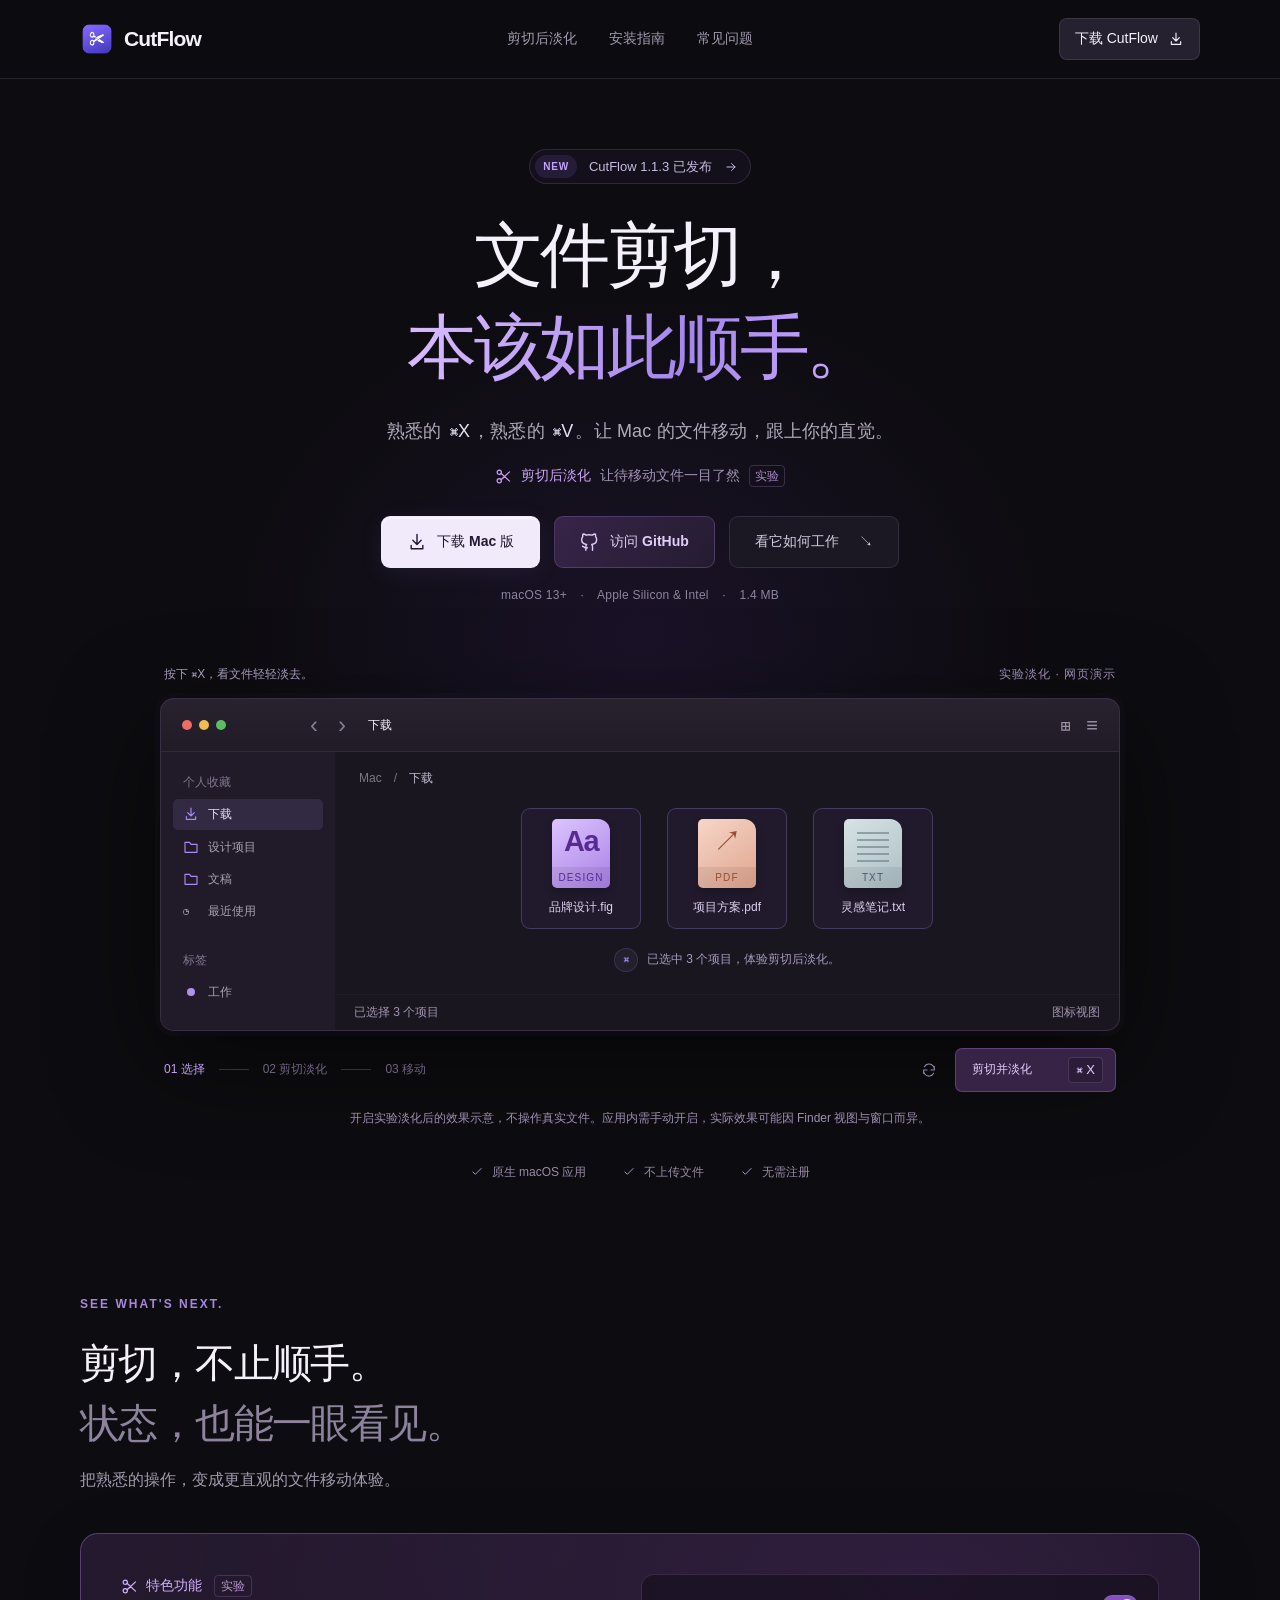
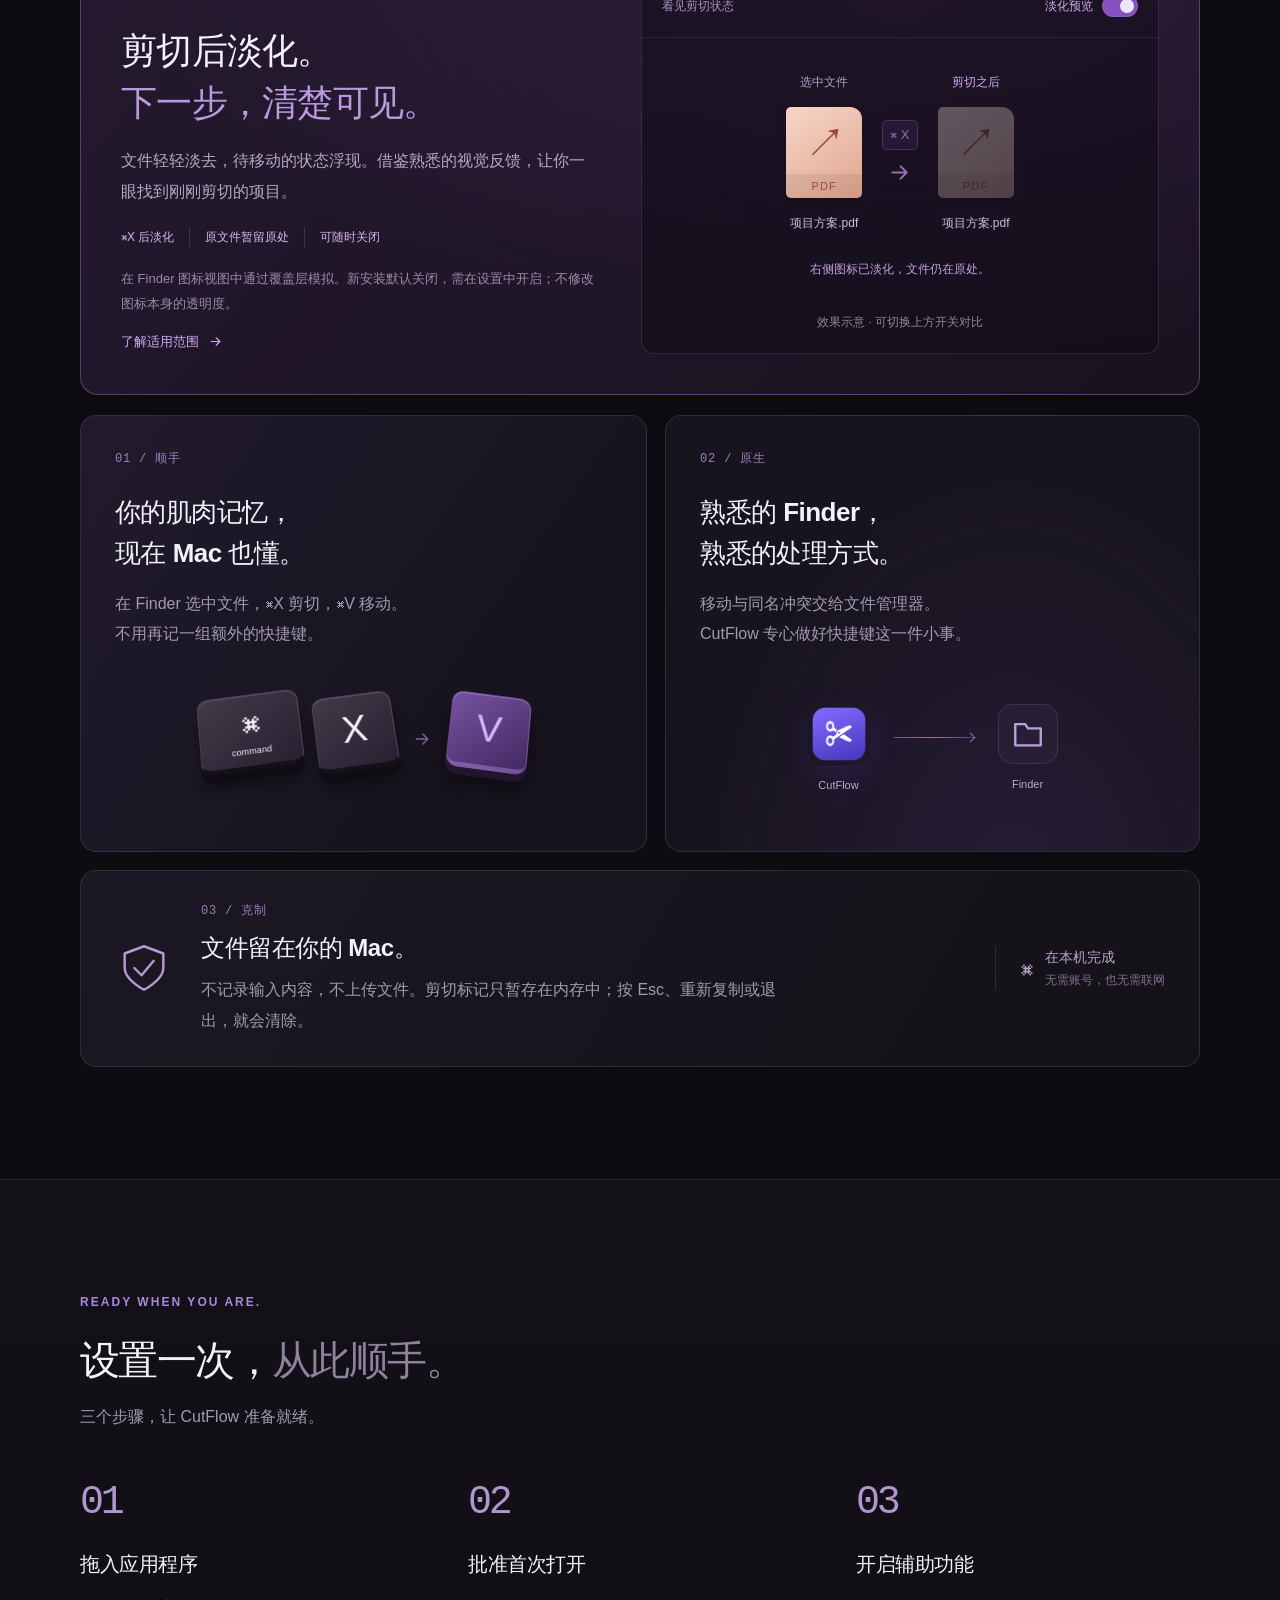
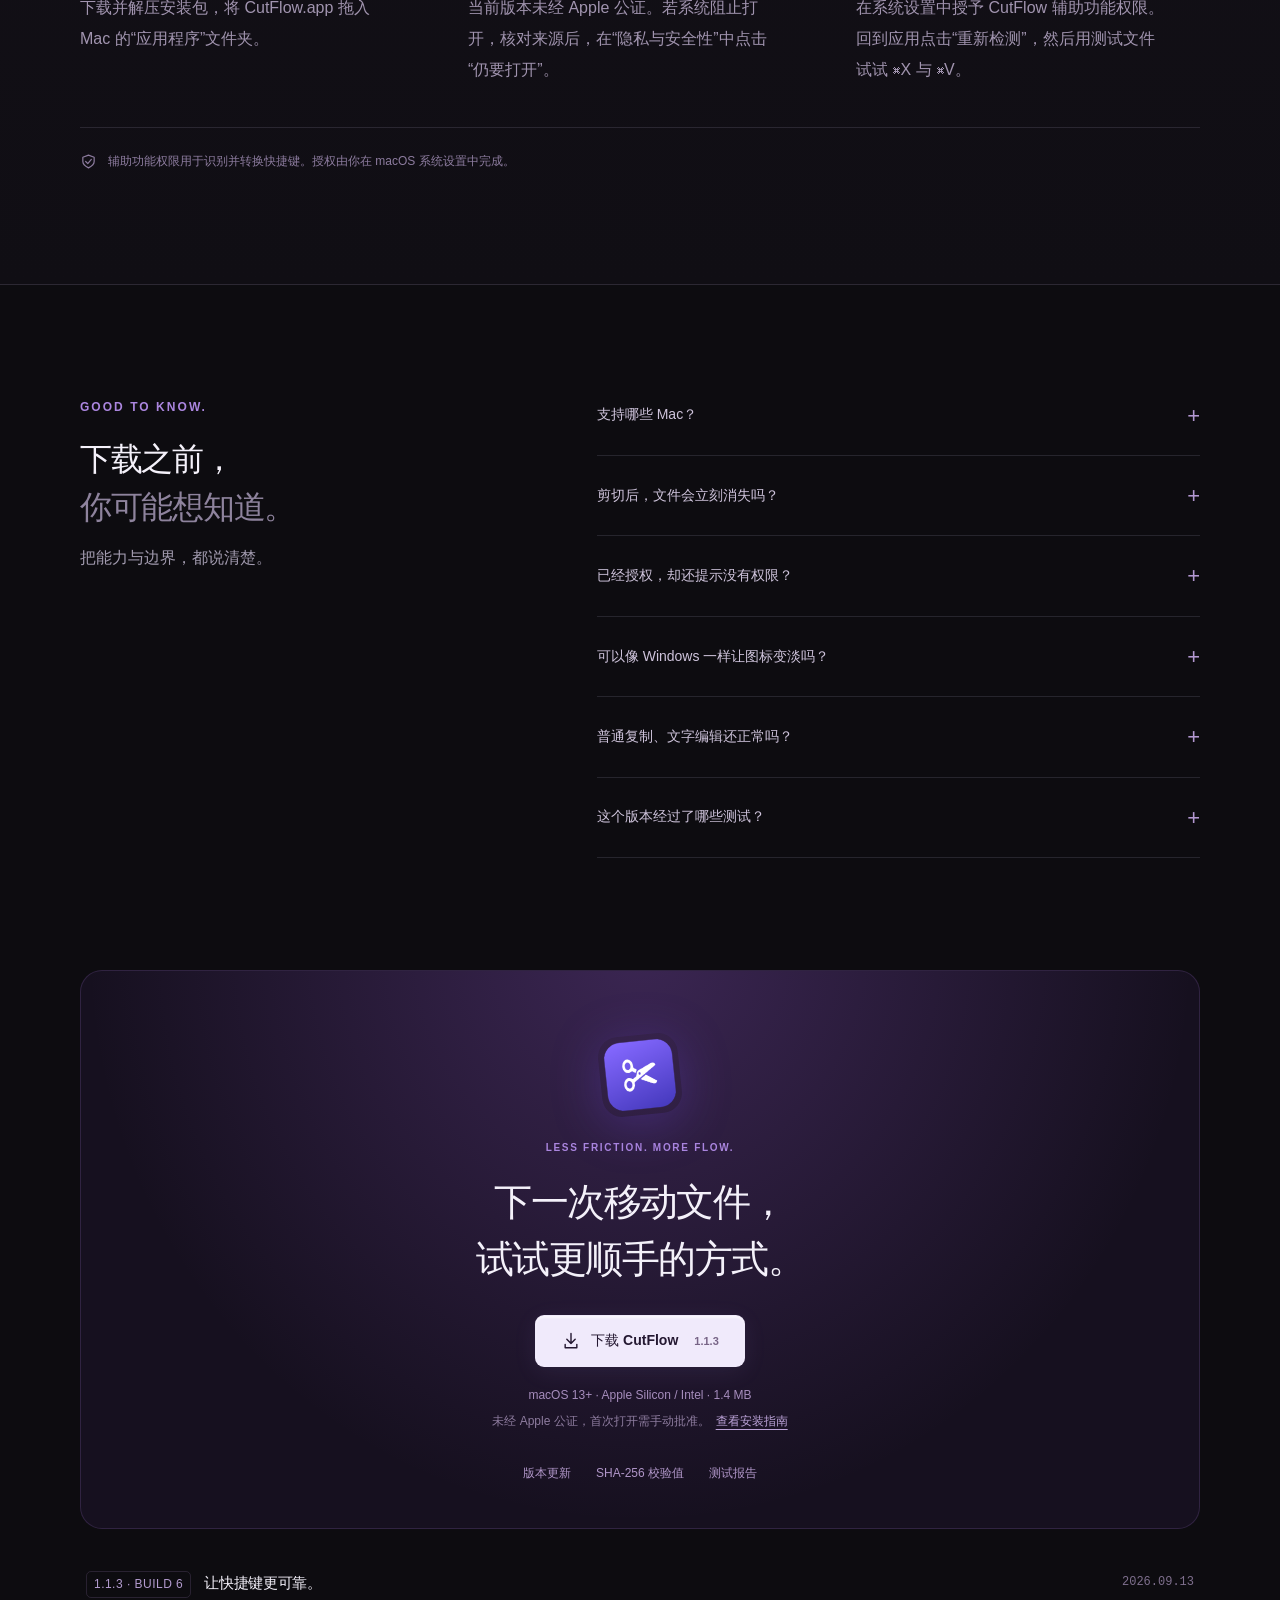
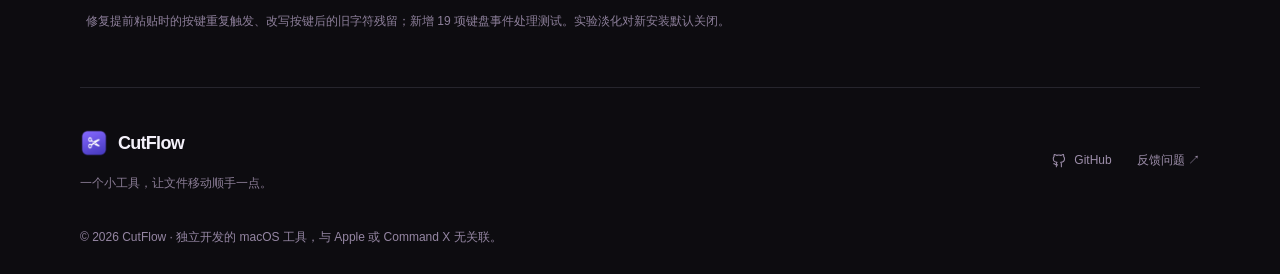
<file: index.html>
<!doctype html>
<html lang="zh-CN">
<head>
  <meta charset="utf-8">
  <meta name="viewport" content="width=device-width,initial-scale=1">
  <meta name="theme-color" content="#0d0c10">
  <meta name="description" content="CutFlow，为 Mac 带来顺手的文件剪切，以及可选的实验剪切淡化效果。Command-X 剪切、Command-V 移动，在 Finder 图标视图中直观看见待移动的文件。">
  <meta property="og:title" content="CutFlow · 文件剪切，本该如此顺手。">
  <meta property="og:description" content="熟悉的 ⌘X，熟悉的 ⌘V。特色实验功能「剪切后淡化」，让待移动的文件一目了然。">
  <meta property="og:type" content="website">
  <title>CutFlow — 文件剪切，本该如此顺手。</title>
  <link rel="icon" type="image/png" href="app-icon.png">
  <link rel="stylesheet" href="styles.css">
  <script src="script.js" defer></script>
</head>
<body>
  <a class="skip-link" href="#main">跳到主要内容</a>
  <svg class="icon-defs" xmlns="http://www.w3.org/2000/svg" aria-hidden="true"><defs>
    <symbol id="i-arrow" viewBox="0 0 24 24"><path d="M5 12h14M13 6l6 6-6 6"/></symbol>
    <symbol id="i-download" viewBox="0 0 24 24"><path d="M12 3v12m-5-5 5 5 5-5M5 16v4h14v-4"/></symbol>
    <symbol id="i-folder" viewBox="0 0 24 24"><path d="M3 7V5h7l2 3h9v12H3V7Z"/></symbol>
    <symbol id="i-check" viewBox="0 0 24 24"><path d="m5 12 4 4L19 6"/></symbol>
    <symbol id="i-shield" viewBox="0 0 24 24"><path d="m12 3 8 3v6c0 5-8 9-8 9S4 17 4 12V6l8-3Z"/><path d="m8 12 3 3 5-6"/></symbol>
    <symbol id="i-scissors" viewBox="0 0 24 24"><circle cx="6" cy="6" r="3"/><circle cx="6" cy="18" r="3"/><path d="m8.5 7.5 12 11M8.5 16.5l12-11M14 12l-2 2"/></symbol>
    <symbol id="i-github" viewBox="0 0 24 24"><path d="M9 19c-4 1-4-2-6-2m12 5v-4c0-1 .1-2-1-3 3-.4 6-1.5 6-6 0-1.3-.5-2.5-1.3-3.3.1-.8.1-2-.3-3.2 0 0-1.2-.4-3.8 1.3a13 13 0 0 0-7.2 0C4.8 2.1 3.6 2.5 3.6 2.5c-.4 1.2-.4 2.4-.3 3.2A4.9 4.9 0 0 0 2 9c0 4.5 3 5.6 6 6-1 .8-1 2-1 3v4"/></symbol>
    <symbol id="i-refresh" viewBox="0 0 24 24"><path d="M20 7v5h-5M4 17v-5h5M5.1 7a8 8 0 0 1 13.2-1L20 9M4 15l1.7 3A8 8 0 0 0 19 17"/></symbol>
  </defs></svg>
  <header class="site-header">
    <nav class="nav shell" aria-label="主导航">
      <a class="brand" href="#" aria-label="CutFlow 首页"><img src="app-icon.png" alt="" width="34" height="34"><span>CutFlow</span></a>
      <div class="nav-links"><a href="#dimming">剪切后淡化</a><a href="#install">安装指南</a><a href="#faq">常见问题</a></div>
      <a class="nav-download" href="#download">下载 CutFlow <svg class="icon"><use href="#i-download"/></svg></a>
    </nav>
  </header>
  <main id="main">
    <section class="hero shell" aria-labelledby="hero-title">
      <a href="#release-notes" class="release-pill"><span>NEW</span> CutFlow 1.1.3 已发布 <svg class="icon"><use href="#i-arrow"/></svg></a>
      <h1 id="hero-title">文件剪切，<br><span>本该如此顺手。</span></h1>
      <p class="hero-description">熟悉的 <kbd>⌘X</kbd>，熟悉的 <kbd>⌘V</kbd>。<br class="mobile-break">让 Mac 的文件移动，跟上你的直觉。</p>
      <a class="hero-feature" href="#dimming"><svg class="icon"><use href="#i-scissors"/></svg><strong>剪切后淡化</strong><span>让待移动文件一目了然</span><small>实验</small></a>
      <div class="hero-actions"><a class="button button-primary" href="CutFlow-macOS.zip" download><svg class="icon"><use href="#i-download"/></svg>下载 Mac 版</a><a class="button button-github" href="https://github.com/Terry1238832/CutFlow" target="_blank" rel="noopener noreferrer"><svg class="icon"><use href="#i-github"/></svg>访问 GitHub</a><a class="button button-secondary" href="#demo">看它如何工作 <span aria-hidden="true">↘</span></a></div>
      <p class="compatibility">macOS 13+ <span>·</span> Apple Silicon & Intel <span>·</span> 1.4 MB</p>
      <div class="demo-wrap" id="demo">
        <div class="demo-heading"><span>按下 ⌘X，看文件轻轻淡去。</span><span class="demo-kind">实验淡化 · 网页演示</span></div>
        <div class="finder" data-phase="selected">
          <div class="finder-toolbar"><div class="traffic-lights" aria-hidden="true"><i></i><i></i><i></i></div><div class="toolbar-arrows" aria-hidden="true">‹ &nbsp; ›</div><span class="finder-title">下载</span><div class="toolbar-view" aria-hidden="true">⊞ &nbsp; ≡</div></div>
          <div class="finder-content">
            <aside class="finder-sidebar" aria-label="演示中的文件夹"><p>个人收藏</p><div class="sidebar-item" data-location="source"><svg class="icon"><use href="#i-download"/></svg>下载</div><div class="sidebar-item" data-location="destination"><svg class="icon"><use href="#i-folder"/></svg>设计项目</div><div class="sidebar-extra"><svg class="icon"><use href="#i-folder"/></svg>文稿</div><div class="sidebar-extra"><span aria-hidden="true">◷</span>最近使用</div><p class="sidebar-tag-title">标签</p><div class="sidebar-extra"><span class="tag-dot"></span>工作</div></aside>
            <div class="finder-workspace">
              <div class="folder-breadcrumb"><span>Mac</span><span>/</span><span class="breadcrumb-current">下载</span></div>
              <div class="demo-files">
                <div class="demo-file"><div class="file-icon file-design"><span class="file-letter">Aa</span><small>DESIGN</small></div><span class="file-name">品牌设计.fig</span></div>
                <div class="demo-file"><div class="file-icon file-pdf"><span class="file-letter">↗</span><small>PDF</small></div><span class="file-name">项目方案.pdf</span></div>
                <div class="demo-file"><div class="file-icon file-text"><span class="text-lines" aria-hidden="true"></span><small>TXT</small></div><span class="file-name">灵感笔记.txt</span></div>
              </div>
              <div class="demo-status"><span class="status-symbol" aria-hidden="true">⌘</span><span id="demo-status-text" role="status" aria-live="polite">已选中 3 个项目，体验剪切后淡化。</span></div>
              <div class="finder-bottom"><span id="finder-count">已选择 3 个项目</span><span>图标视图</span></div>
            </div>
          </div>
        </div>
        <div class="demo-controls"><div class="demo-steps" aria-label="演示进度"><span data-step="selected" class="active">01 选择</span><i></i><span data-step="cut">02 剪切淡化</span><i></i><span data-step="moved">03 移动</span></div><div class="demo-buttons"><button class="demo-reset" type="button" aria-label="重置演示" title="重置演示"><svg class="icon"><use href="#i-refresh"/></svg></button><button id="demo-action" type="button"><span class="action-label">剪切并淡化</span><kbd class="action-key">⌘ X</kbd></button></div></div>
        <p class="demo-disclaimer">开启实验淡化后的效果示意，不操作真实文件。应用内需手动开启，实际效果可能因 Finder 视图与窗口而异。</p>
      </div>
      <div class="trust-line"><span><svg class="icon"><use href="#i-check"/></svg>原生 macOS 应用</span><span><svg class="icon"><use href="#i-check"/></svg>不上传文件</span><span><svg class="icon"><use href="#i-check"/></svg>无需注册</span></div>
    </section>
    <section class="features shell section" id="features" aria-labelledby="features-title">
      <div class="section-heading"><p class="eyebrow">SEE WHAT'S NEXT.</p><h2 id="features-title">剪切，不止顺手。<br><span>状态，也能一眼看见。</span></h2><p>把熟悉的操作，变成更直观的文件移动体验。</p></div>
      <article class="dimming-spotlight reveal" id="dimming" aria-labelledby="dimming-title">
        <div class="dimming-copy"><span class="signature-badge"><svg class="icon"><use href="#i-scissors"/></svg>特色功能 <span>实验</span></span><h3 id="dimming-title">剪切后淡化。<br><span>下一步，清楚可见。</span></h3><p>文件轻轻淡去，待移动的状态浮现。借鉴熟悉的视觉反馈，让你一眼找到刚刚剪切的项目。</p><div class="dimming-points"><span>⌘X 后淡化</span><span>原文件暂留原处</span><span>可随时关闭</span></div><p class="dimming-scope">在 Finder 图标视图中通过覆盖层模拟。新安装默认关闭，需在设置中开启；不修改图标本身的透明度。</p><a class="dimming-link" href="#faq-dimming">了解适用范围 <svg class="icon"><use href="#i-arrow"/></svg></a></div>
        <div class="dimming-compare" data-dimmed="true"><div class="compare-toolbar"><span>看见剪切状态</span><label class="dim-toggle"><span>淡化预览</span><input id="dim-preview" type="checkbox" role="switch" checked aria-label="淡化预览"><span class="toggle-track" aria-hidden="true"></span></label></div><div class="compare-files"><div class="compare-item"><span class="compare-label">选中文件</span><div class="file-icon file-pdf"><span class="file-letter">↗</span><small>PDF</small></div><span class="compare-name">项目方案.pdf</span></div><div class="compare-command" aria-hidden="true"><kbd>⌘ X</kbd><svg class="icon"><use href="#i-arrow"/></svg></div><div class="compare-item compare-cut"><span class="compare-label">剪切之后</span><div class="file-icon file-pdf"><span class="file-letter">↗</span><small>PDF</small></div><span class="compare-name">项目方案.pdf</span></div></div><p id="dim-preview-status" class="compare-status" role="status" aria-live="polite">右侧图标已淡化，文件仍在原处。</p><p class="compare-footnote">效果示意 · 可切换上方开关对比</p></div>
      </article>
      <div class="feature-grid">
        <article class="feature-card shortcut-card reveal"><div class="card-copy"><span class="card-index">01 / 顺手</span><h3>你的肌肉记忆，<br>现在 Mac 也懂。</h3><p>在 Finder 选中文件，⌘X 剪切，⌘V 移动。<br>不用再记一组额外的快捷键。</p></div><div class="key-scene" aria-hidden="true"><div class="keycap command-key">⌘<small>command</small></div><div class="keycap letter-key">X</div><svg class="key-arrow icon"><use href="#i-arrow"/></svg><div class="keycap letter-key purple-key">V</div></div></article>
        <article class="feature-card native-card reveal"><div class="card-copy"><span class="card-index">02 / 原生</span><h3>熟悉的 Finder，<br>熟悉的处理方式。</h3><p>移动与同名冲突交给文件管理器。<br>CutFlow 专心做好快捷键这一件小事。</p></div><div class="native-flow" aria-hidden="true"><div class="flow-app"><img src="app-icon.png" alt="" width="62" height="62"><span>CutFlow</span></div><span class="flow-line"></span><div class="flow-end"><svg class="icon"><use href="#i-folder"/></svg><span>Finder</span></div></div></article>
        <article class="feature-card privacy-card reveal"><div class="privacy-icon"><svg class="icon"><use href="#i-shield"/></svg></div><div class="card-copy"><span class="card-index">03 / 克制</span><h3>文件留在你的 Mac。</h3><p>不记录输入内容，不上传文件。剪切标记只暂存在内存中；按 Esc、重新复制或退出，就会清除。</p></div><div class="local-label"><span aria-hidden="true">⌘</span><div>在本机完成<small>无需账号，也无需联网</small></div></div></article>
      </div>
    </section>
    <section class="install-section section" id="install" aria-labelledby="install-title"><div class="shell"><div class="section-heading"><p class="eyebrow">READY WHEN YOU ARE.</p><h2 id="install-title">设置一次，<span>从此顺手。</span></h2><p>三个步骤，让 CutFlow 准备就绪。</p></div><ol class="install-steps"><li class="reveal"><span class="step-number">01</span><h3>拖入应用程序</h3><p>下载并解压安装包，将 CutFlow.app 拖入 Mac 的“应用程序”文件夹。</p></li><li class="reveal"><span class="step-number">02</span><h3>批准首次打开</h3><p>当前版本未经 Apple 公证。若系统阻止打开，核对来源后，在“隐私与安全性”中点击“仍要打开”。</p></li><li class="reveal"><span class="step-number">03</span><h3>开启辅助功能</h3><p>在系统设置中授予 CutFlow 辅助功能权限。回到应用点击“重新检测”，然后用测试文件试试 ⌘X 与 ⌘V。</p></li></ol><div class="permission-note"><svg class="icon"><use href="#i-shield"/></svg><p>辅助功能权限用于识别并转换快捷键。授权由你在 macOS 系统设置中完成。</p></div></div></section>
    <section class="faq-section shell section" id="faq" aria-labelledby="faq-title"><div class="faq-intro"><p class="eyebrow">GOOD TO KNOW.</p><h2 id="faq-title">下载之前，<br><span>你可能想知道。</span></h2><p>把能力与边界，都说清楚。</p></div><div class="faq-list"><details><summary>支持哪些 Mac？<span aria-hidden="true">+</span></summary><p>提供 Apple Silicon 与 Intel 通用安装包，编译目标为 macOS 13 或更新版本。Intel 真机、旧版 macOS 及跨磁盘场景尚未完成全面实测。建议先用临时文件确认你的使用环境。</p></details><details><summary>剪切后，文件会立刻消失吗？<span aria-hidden="true">+</span></summary><p>不会。⌘X 会复制文件信息并记录待移动状态，原文件仍在原处；在同一文件管理器中按 ⌘V 后，才调用原生移动。按 Esc 可以取消剪切，剪贴板仍保留，可用于普通复制。</p></details><details><summary>已经授权，却还提示没有权限？<span aria-hidden="true">+</span></summary><p>旧签名或另一份同名应用可能导致授权不匹配。先核对 CutFlow 中显示的当前应用路径，退出旧版本，再在系统辅助功能列表中移除旧记录、添加正在使用的应用，最后重新检测。系统要求身份验证时，由你本人完成。</p></details><details id="faq-dimming"><summary>可以像 Windows 一样让图标变淡吗？<span aria-hidden="true">+</span></summary><p>提供可关闭的实验淡化功能，通过覆盖层模拟，并不修改 Finder 图标的真实透明度。当前仅针对 Finder 窗口的图标视图；列表、分栏、画廊、桌面及 ForkLift 不显示。完整视觉效果仍未完成验收，因此新安装默认关闭。</p></details><details><summary>普通复制、文字编辑还正常吗？<span aria-hidden="true">+</span></summary><p>没有有效剪切标记时，⌘V 保持普通粘贴。默认开启文字编辑保护，识别到搜索、重命名等输入控件时，保留原有快捷键。不要与 Command X 或同类快捷键工具同时启用。</p></details><details><summary>这个版本经过了哪些测试？<span aria-hidden="true">+</span></summary><p>Debug 与 Release 各通过 58 项自动化测试；Finder 原生多文件移动、普通撤销、冲突停止及“保留两者”经过文件哈希验证。1.1.3 真实键盘全局监听的完整回归、实验淡化视觉效果、ForkLift 和登录启动等仍待验证。“保留两者”后的撤销未确认通过。<a href="testing.html">查看完整测试报告 ↗</a></p></details></div></section>
    <section class="download-section shell" id="download" aria-labelledby="download-title"><div class="download-glow" aria-hidden="true"></div><img class="download-icon" src="app-icon.png" alt="CutFlow 应用图标" width="80" height="80"><p class="eyebrow">LESS FRICTION. MORE FLOW.</p><h2 id="download-title">下一次移动文件，<br>试试更顺手的方式。</h2><a class="button button-primary" href="CutFlow-macOS.zip" download><svg class="icon"><use href="#i-download"/></svg>下载 CutFlow <span>1.1.3</span></a><p class="download-meta">macOS 13+ · Apple Silicon / Intel · 1.4 MB</p><p class="download-caveat">未经 Apple 公证，首次打开需手动批准。<a href="#install">查看安装指南</a></p><div class="release-links"><a href="#release-notes">版本更新</a><a href="SHA256SUMS.txt">SHA-256 校验值</a><a href="testing.html">测试报告</a></div></section>
    <section class="release-section shell" id="release-notes"><div><span class="outline-badge">1.1.3 · BUILD 6</span><h3>让快捷键更可靠。</h3><p>修复提前粘贴时的按键重复触发、改写按键后的旧字符残留；新增 19 项键盘事件处理测试。实验淡化对新安装默认关闭。</p></div><time datetime="2026-09-13">2026.09.13</time></section>
  </main>
  <footer class="footer shell"><div><a class="brand" href="#"><img src="app-icon.png" alt="" width="28" height="28"><span>CutFlow</span></a><p>一个小工具，让文件移动顺手一点。</p></div><div class="footer-links"><a href="https://github.com/Terry1238832/CutFlow" target="_blank" rel="noopener noreferrer"><svg class="icon"><use href="#i-github"/></svg>GitHub</a><a href="https://github.com/Terry1238832/CutFlow-website/issues" target="_blank" rel="noopener noreferrer">反馈问题 ↗</a></div><p class="footer-note">© 2026 CutFlow · 独立开发的 macOS 工具，与 Apple 或 Command X 无关联。</p></footer>
</body>
</html>
</file>
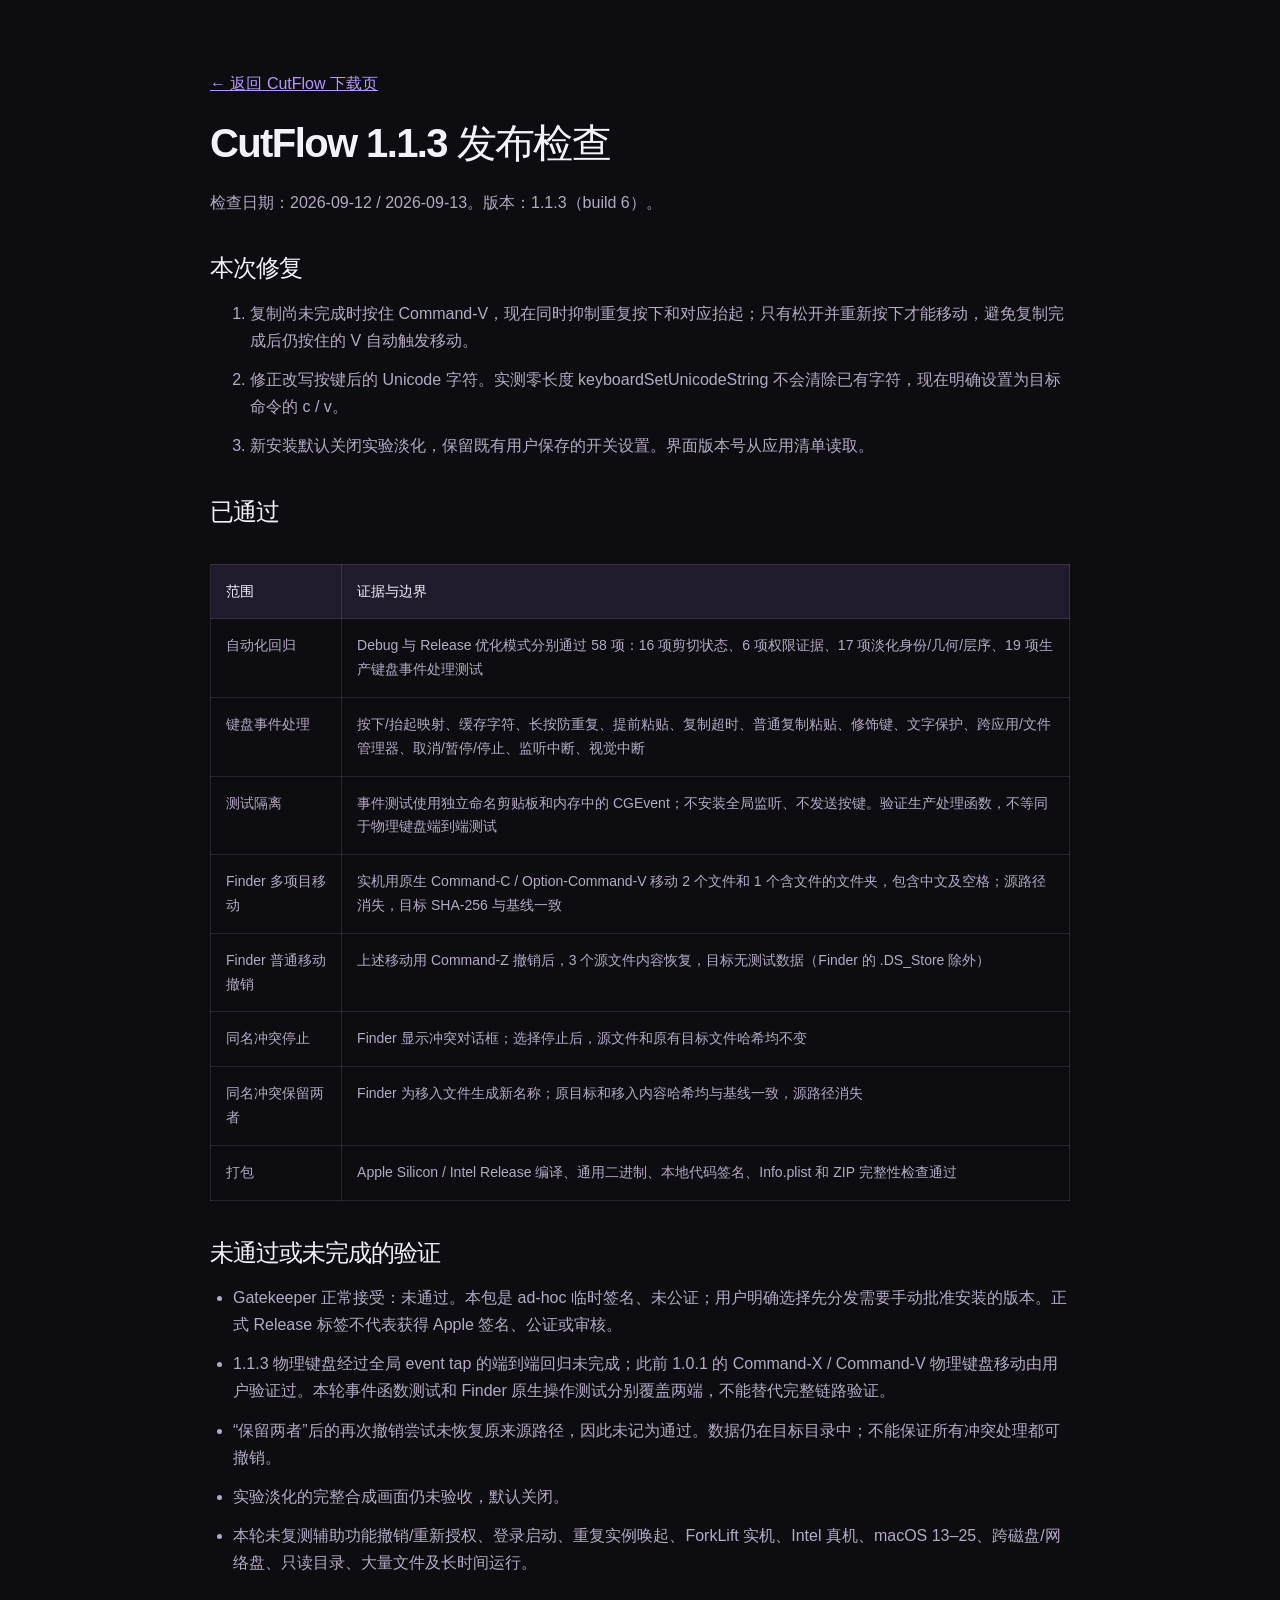
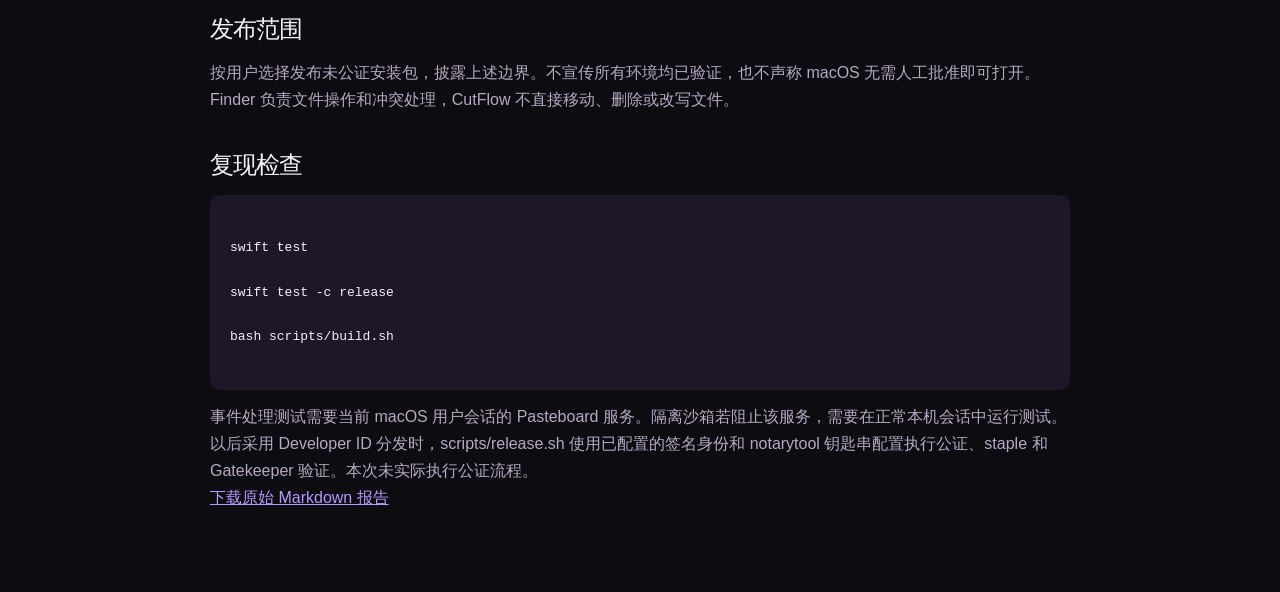
<file: testing.html>
<!doctype html>
<html lang="zh-CN"><head><meta charset="utf-8"><meta name="viewport" content="width=device-width,initial-scale=1"><meta name="theme-color" content="#0d0c10"><title>CutFlow 1.1.3 · 完整测试报告</title><meta name="description" content="CutFlow 1.1.3 的已通过测试、修复与尚未完成的验证。"><link rel="icon" href="app-icon.png"><link rel="stylesheet" href="styles.css"></head><body><main class="report-page shell"><a href="./">← 返回 CutFlow 下载页</a><h1>CutFlow 1.1.3 发布检查</h1>
<p>检查日期：2026-09-12 / 2026-09-13。版本：1.1.3（build 6）。</p>
<h2>本次修复</h2>
<ol>
<li>复制尚未完成时按住 Command-V，现在同时抑制重复按下和对应抬起；只有松开并重新按下才能移动，避免复制完成后仍按住的 V 自动触发移动。</li>
<li>修正改写按键后的 Unicode 字符。实测零长度 keyboardSetUnicodeString 不会清除已有字符，现在明确设置为目标命令的 c / v。</li>
<li>新安装默认关闭实验淡化，保留既有用户保存的开关设置。界面版本号从应用清单读取。</li>
</ol>
<h2>已通过</h2>
<div class="report-table-wrap"><table><thead><tr><th scope="col">范围</th><th scope="col">证据与边界</th></tr></thead><tbody>
<tr><td>自动化回归</td><td>Debug 与 Release 优化模式分别通过 58 项：16 项剪切状态、6 项权限证据、17 项淡化身份/几何/层序、19 项生产键盘事件处理测试</td></tr>
<tr><td>键盘事件处理</td><td>按下/抬起映射、缓存字符、长按防重复、提前粘贴、复制超时、普通复制粘贴、修饰键、文字保护、跨应用/文件管理器、取消/暂停/停止、监听中断、视觉中断</td></tr>
<tr><td>测试隔离</td><td>事件测试使用独立命名剪贴板和内存中的 CGEvent；不安装全局监听、不发送按键。验证生产处理函数，不等同于物理键盘端到端测试</td></tr>
<tr><td>Finder 多项目移动</td><td>实机用原生 Command-C / Option-Command-V 移动 2 个文件和 1 个含文件的文件夹，包含中文及空格；源路径消失，目标 SHA-256 与基线一致</td></tr>
<tr><td>Finder 普通移动撤销</td><td>上述移动用 Command-Z 撤销后，3 个源文件内容恢复，目标无测试数据（Finder 的 .DS_Store 除外）</td></tr>
<tr><td>同名冲突停止</td><td>Finder 显示冲突对话框；选择停止后，源文件和原有目标文件哈希均不变</td></tr>
<tr><td>同名冲突保留两者</td><td>Finder 为移入文件生成新名称；原目标和移入内容哈希均与基线一致，源路径消失</td></tr>
<tr><td>打包</td><td>Apple Silicon / Intel Release 编译、通用二进制、本地代码签名、Info.plist 和 ZIP 完整性检查通过</td></tr>
</tbody></table></div>
<h2>未通过或未完成的验证</h2>
<ul>
<li>Gatekeeper 正常接受：未通过。本包是 ad-hoc 临时签名、未公证；用户明确选择先分发需要手动批准安装的版本。正式 Release 标签不代表获得 Apple 签名、公证或审核。</li>
<li>1.1.3 物理键盘经过全局 event tap 的端到端回归未完成；此前 1.0.1 的 Command-X / Command-V 物理键盘移动由用户验证过。本轮事件函数测试和 Finder 原生操作测试分别覆盖两端，不能替代完整链路验证。</li>
<li>“保留两者”后的再次撤销尝试未恢复原来源路径，因此未记为通过。数据仍在目标目录中；不能保证所有冲突处理都可撤销。</li>
<li>实验淡化的完整合成画面仍未验收，默认关闭。</li>
<li>本轮未复测辅助功能撤销/重新授权、登录启动、重复实例唤起、ForkLift 实机、Intel 真机、macOS 13–25、跨磁盘/网络盘、只读目录、大量文件及长时间运行。</li>
</ul>
<h2>发布范围</h2>
<p>按用户选择发布未公证安装包，披露上述边界。不宣传所有环境均已验证，也不声称 macOS 无需人工批准即可打开。Finder 负责文件操作和冲突处理，CutFlow 不直接移动、删除或改写文件。</p>
<h2>复现检查</h2>
<pre><code>
swift test

swift test -c release

bash scripts/build.sh

</code></pre>
<p>事件处理测试需要当前 macOS 用户会话的 Pasteboard 服务。隔离沙箱若阻止该服务，需要在正常本机会话中运行测试。</p>
<p>以后采用 Developer ID 分发时，scripts/release.sh 使用已配置的签名身份和 notarytool 钥匙串配置执行公证、staple 和 Gatekeeper 验证。本次未实际执行公证流程。</p><p><a href="TESTING.md" download>下载原始 Markdown 报告</a></p></main></body></html>
</file>
<file: styles.css>
@charset "UTF-8";
:root{color-scheme:dark;--bg:#0d0c10;--surface:#16141b;--surface-light:#1e1b25;--text:#f4f1fa;--muted:#a29baF;--line:rgba(223,211,255,.12);--purple:#b598ff;--purple-bright:#8559f5;--ease:cubic-bezier(.22,1,.36,1);font-family:Inter,-apple-system,BlinkMacSystemFont,"SF Pro Display","PingFang SC","Microsoft YaHei",sans-serif;font-synthesis:none}
*{box-sizing:border-box}html{scroll-behavior:smooth;scroll-padding-top:100px}body{margin:0;background:var(--bg);color:var(--text);line-height:1.7;overflow-x:clip}::selection{background:#6745a8;color:#fff}a{color:inherit;text-decoration:none}button{font:inherit;color:inherit;cursor:pointer}button,a{-webkit-tap-highlight-color:transparent}button:disabled{cursor:wait}button:focus-visible,a:focus-visible,summary:focus-visible{outline:3px solid var(--purple);outline-offset:5px}img{display:block;max-width:100%}h1,h2,h3,p{margin:0}h1,h2,h3{line-height:1.3;letter-spacing:-.04em}h3{letter-spacing:-.02em}svg.icon{width:20px;height:20px;fill:none;stroke:currentColor;stroke-width:1.7;stroke-linecap:round;stroke-linejoin:round;flex:none;vertical-align:middle}.icon-defs{position:absolute;width:0;height:0;overflow:hidden}.shell{width:min(1120px,calc(100% - 64px));margin-inline:auto}.skip-link{position:fixed;top:8px;left:16px;padding:10px 20px;background:var(--text);color:var(--bg);z-index:100;transform:translateY(-150%)}.skip-link:focus{transform:none}.site-header{position:sticky;top:0;z-index:30;background:rgba(13,12,16,.78);backdrop-filter:blur(22px);border-bottom:1px solid var(--line)}.nav{height:78px;display:flex;align-items:center;justify-content:space-between;gap:32px}.brand{display:inline-flex;gap:10px;align-items:center;font-size:21px;font-weight:700;letter-spacing:-.04em}.brand img{border-radius:9px}.nav-links{display:flex;gap:32px;font-size:14px;color:var(--muted)}.nav-links a:hover,.footer a:hover{color:white}.nav-download{display:flex;gap:10px;align-items:center;background:#25212e;border:1px solid var(--line);padding:8px 15px;border-radius:8px;font-size:14px;transition:background .2s}.nav-download:hover{background:#36303f}.nav-download .icon{width:16px;height:16px}.hero{position:relative;padding-top:70px;text-align:center}.hero:before{content:"";pointer-events:none;position:absolute;top:180px;left:10%;width:80%;height:750px;background:radial-gradient(ellipse,#6b38b724,transparent 66%);z-index:-1}.release-pill{display:inline-flex;align-items:center;gap:12px;padding:5px 12px 5px 5px;border:1px solid #a28bcd30;border-radius:30px;color:#c8badf;background:#21182f66;font-size:13px;line-height:1.5;transition:border-color .2s}.release-pill:hover{border-color:#b998ff}.release-pill>span{padding:4px 8px;border-radius:20px;background:#8360c929;color:#c2a3ff;font-size:10px;font-weight:700;letter-spacing:.08em}.release-pill .icon{width:14px;height:14px}.hero h1{font-size:clamp(44px,5.5vw,74px);font-weight:650;line-height:1.3;margin:25px 0 22px;letter-spacing:-.05em}.hero h1>span{color:var(--purple);background:linear-gradient(105deg,#dabdff 0%,#a586ed 60%,#ceadff 100%);background-clip:text;-webkit-text-fill-color:transparent}.hero-description{font-size:18px;line-height:1.9;color:#b1aaba;letter-spacing:.01em}kbd{font:inherit}.hero-description kbd{color:#e8e0f6;margin-inline:2px}.mobile-break{display:none}.hero-actions{display:flex;justify-content:center;gap:14px;margin-top:28px}.button{min-height:52px;display:inline-flex;align-items:center;justify-content:center;gap:10px;padding:13px 25px;border:1px solid transparent;border-radius:9px;font-size:15px;font-weight:600;transition:transform .25s var(--ease),box-shadow .25s,background .25s}.button:hover{transform:translateY(-3px)}.button-primary{background:#f0eafb;color:#241831;box-shadow:0 2px 2px #fff8 inset,0 5px 25px #b897fa14}.button-primary:hover{background:#fff;box-shadow:0 8px 35px #b897fa30}.button-secondary{border-color:var(--line);background:#1b1723;color:#d3cadf}.button-secondary span{margin-left:10px}.compatibility{margin-top:17px;color:#8e859d;font-size:12px;letter-spacing:.02em}.compatibility>span{margin:0 10px}.demo-wrap{max-width:960px;margin:59px auto 0;text-align:left;scroll-margin-top:108px}.demo-heading{display:flex;justify-content:space-between;align-items:center;margin-bottom:13px;padding:0 4px;font-size:13px;color:#a69bb8}.demo-kind{font-size:11px;letter-spacing:.08em;color:#9a8aaf}.finder{border-radius:14px;overflow:hidden;background:#19161f;border:1px solid #a28ac038;box-shadow:0 0 0 5px #211a3029,0 30px 100px #0008,0 1px 0 #dcc4ff29 inset}.finder-toolbar{display:flex;align-items:center;height:53px;background:linear-gradient(#27222e,#201b26);border-bottom:1px solid #ffffff09;padding:0 21px;gap:22px}.traffic-lights{display:flex;gap:7px}.traffic-lights i{width:10px;height:10px;border-radius:50%;background:#ef6c64}.traffic-lights i:nth-child(2){background:#efbc50}.traffic-lights i:nth-child(3){background:#5abe65}.toolbar-arrows{color:#857b93;font-size:24px;line-height:1;margin-left:62px}.finder-title{font-size:13px;font-weight:600}.toolbar-view{margin-left:auto;color:#9b91a6;font-size:20px}.finder-content{display:flex;min-height:268px}.finder-sidebar{width:174px;flex:none;background:#201a29;padding:20px 12px;color:#a9a1b3}.finder-sidebar p{font-size:10px;padding-left:10px;color:#81758f;margin-bottom:7px}.sidebar-item,.sidebar-extra{display:flex;align-items:center;gap:9px;font-size:12px;padding:5px 10px;border-radius:5px;margin-bottom:2px}.sidebar-item .icon,.sidebar-extra .icon{width:16px;height:16px;color:#aa89f2}.sidebar-extra>span{width:16px;display:inline-block}.finder[data-phase="selected"] [data-location="source"],.finder[data-phase="cut"] [data-location="source"],.finder[data-phase="moving"] [data-location="destination"],.finder[data-phase="moved"] [data-location="destination"]{background:#a88ce222;color:#e8dafa}.finder-sidebar .sidebar-tag-title{margin-top:23px}.tag-dot{width:8px!important;height:8px;border-radius:50%;background:#b192e9;margin:4px}.finder-workspace{position:relative;flex:1;padding:16px 24px 34px;min-width:0}.folder-breadcrumb{display:flex;gap:12px;color:#807689;font-size:11px}.breadcrumb-current{color:#c4bace}.demo-files{display:flex;justify-content:center;gap:26px;margin:20px auto 15px;max-width:480px;transition:transform .5s var(--ease),opacity .3s}.demo-file{display:flex;flex-direction:column;align-items:center;gap:9px;padding:10px 15px;border:1px solid #a58ae448;border-radius:9px;background:#6d4baa18;min-width:120px;transition:background .4s,border-color .4s,transform .5s}.file-icon{width:58px;height:69px;border-radius:5px 12px 5px 5px;display:flex;flex-direction:column;align-items:center;justify-content:space-between;box-shadow:0 5px 9px #0003;overflow:hidden}.file-letter{font-size:29px;line-height:1.4;font-weight:550;padding-top:2px;letter-spacing:-.05em}.file-icon small{font-size:8px;letter-spacing:.11em;background:#00000012;align-self:stretch;text-align:center;padding:2px}.file-design{background:linear-gradient(145deg,#dcc4ff,#aa80e5);color:#572a92}.file-pdf{background:linear-gradient(145deg,#f6d6c8,#e0a58e);color:#984d34}.file-text{background:linear-gradient(145deg,#d7e2e5,#acbfc5);color:#475c6b}.text-lines{height:30px;width:32px;margin-top:13px;background:repeating-linear-gradient(to bottom,#667c8499 0 2px,transparent 2px 7px)}.file-name{font-size:11px;color:#ded1ef;white-space:nowrap}.demo-status{display:flex;align-items:center;justify-content:center;gap:9px;font-size:12px;color:#a89abd;min-height:33px}.status-symbol{color:#b393ef;background:#a27bd716;border:1px solid #a78ac32e;width:24px;height:24px;border-radius:50%;display:grid;place-items:center}.finder-bottom{position:absolute;bottom:0;left:0;right:0;display:flex;justify-content:space-between;padding:7px 19px;border-top:1px solid #ffffff08;color:#83768f;font-size:10px}.finder[data-phase="cut"] .demo-file{border-color:#bd98ff;background:#8b5ec424}.finder[data-phase="cut"] .demo-status{color:#ccb0f5}.finder[data-phase="moving"] .demo-files{transform:translateX(70px);opacity:0}.finder[data-phase="moved"] .demo-file{border-color:#9bd9b030;background:#5a9a7310}.finder[data-phase="moved"] .status-symbol{color:#a5d7b2;border-color:#a5d7b230;background:#70b58d12}.finder[data-phase="moved"] .demo-status{color:#aecfbb}.demo-controls{padding:17px 4px 0;display:flex;align-items:center;justify-content:space-between;gap:12px}.demo-steps{display:flex;align-items:center;gap:14px;color:#6f647f;font-size:12px}.demo-steps i{height:1px;width:30px;background:#382c46}.demo-steps .active{color:#c0a0f4}.demo-buttons{display:flex;align-items:center;gap:12px}#demo-action{display:flex;align-items:center;gap:15px;padding:8px 12px 8px 16px;border:1px solid #a57ad75c;background:#372345;border-radius:7px;color:#e5ceff;font-size:12px;min-width:161px;justify-content:space-between;transition:background .2s}#demo-action:hover{background:#4b315e}.action-key{font-size:13px;border:1px solid #b19ac535;border-radius:4px;padding:1px 7px;background:#120c1c44;white-space:nowrap}.demo-reset{border:0;background:transparent;color:#9887ad;padding:6px;line-height:1}.demo-reset .icon{width:16px;height:16px}.demo-reset:hover{color:white}.demo-disclaimer{text-align:center;font-size:11px;color:#7f728f;margin-top:16px}.trust-line{display:flex;align-items:center;justify-content:center;gap:36px;color:#978bA5;font-size:12px;margin:34px 0 0}.trust-line span{display:flex;align-items:center;gap:8px}.trust-line .icon{width:14px;height:14px;color:#ad97c9}.section{padding-block:112px}.section-heading{margin-bottom:40px}.eyebrow{color:#ab86df;font-size:11px;font-weight:600;letter-spacing:.17em;margin-bottom:18px}.section-heading h2,.faq-intro h2{font-size:40px;font-weight:550;line-height:1.5}.section-heading h2 span,.faq-intro h2 span{color:#8e839d}.section-heading>p:last-child,.faq-intro>p:last-child{color:var(--muted);font-size:16px;margin-top:13px}.feature-grid{display:grid;grid-template-columns:1.06fr 1fr;gap:18px}.feature-card{border:1px solid var(--line);border-radius:16px;overflow:hidden;background:linear-gradient(125deg,#211b2d,#17131e 70%);position:relative}.card-copy{padding:33px 34px}.card-index{font-family:monospace;font-size:11px;letter-spacing:.07em;color:#9a81bc;display:block;margin-bottom:22px}.feature-card h3{font-size:26px;font-weight:550;line-height:1.6}.feature-card p{font-size:14px;color:var(--muted);margin-top:14px;line-height:1.9}.key-scene{height:168px;display:flex;gap:14px;justify-content:center;align-items:flex-start;padding-top:9px;perspective:700px}.keycap{position:relative;border:1px solid #9f8da93b;border-bottom:5px solid #141019;background:linear-gradient(145deg,#423949,#292131);box-shadow:0 8px 0 #0f0c14,0 15px 15px #0006,inset 0 1px 0 #c9b5e032;border-radius:12px;transform:rotateX(15deg) rotateZ(-8deg);display:flex;flex-direction:column;justify-content:center;align-items:center;width:80px;height:80px;font-size:38px;line-height:1.1;transition:transform .4s var(--ease)}.command-key{width:102px}.keycap small{font-size:9px;letter-spacing:.01em;margin-top:5px}.key-arrow{align-self:center;margin-top:-65px;color:#7e658e;width:26px!important}.purple-key{color:#d2b5ff;background:linear-gradient(140deg,#7652a1,#432a62);border-color:#a583c94d;transform:rotateX(15deg) rotateZ(8deg);box-shadow:0 8px 0 #211530,0 15px 20px #0008,inset 0 1px 0 #d2b7ff55}.shortcut-card:hover .purple-key{transform:rotateX(15deg) rotateZ(3deg) translateY(5px)}.native-card{background:radial-gradient(ellipse at 65% 110%,#68419730,transparent 62%),#18141f}.native-flow{height:168px;display:flex;align-items:center;justify-content:center;gap:24px;padding-bottom:35px}.flow-app,.flow-end{display:flex;flex-direction:column;align-items:center;gap:11px;font-size:11px;color:#b9aac9}.flow-app img{border-radius:14px;box-shadow:0 10px 30px #613cca30}.flow-line{width:80px;height:1px;background:linear-gradient(90deg,#70509e,#9a6bd4,#4e3b65);position:relative;margin-bottom:24px}.flow-line:after{content:"";position:absolute;right:0;top:-3px;border-right:1px solid #9a6bd4;border-top:1px solid #9a6bd4;width:6px;height:6px;transform:rotate(45deg)}.flow-end>.icon{width:60px;height:60px;padding:12px;background:#bca3e20b;border:1px solid #a78cce2e;border-radius:15px;color:#baa0db}.privacy-card{grid-column:1/-1;display:flex;align-items:center;background:linear-gradient(120deg,#1c1823,#141118);padding:30px 34px;gap:28px}.privacy-card .card-copy{padding:0;max-width:590px}.privacy-card .card-index{margin-bottom:8px}.privacy-card h3{font-size:24px}.privacy-card p{margin-top:8px}.privacy-icon .icon{width:58px;height:58px;color:#b69ad6;stroke-width:1}.local-label{margin-left:auto;flex:none;color:#b5a6c7;font-size:14px;display:flex;align-items:center;gap:12px;padding-left:24px;border-left:1px solid var(--line)}.local-label>span{font-size:25px}.local-label small{display:block;font-size:11px;color:#7e728f}.experiment-note{display:flex;align-items:center;justify-content:space-between;gap:24px;padding:30px 4px 0}.outline-badge{display:inline-block;font-size:10px;letter-spacing:.04em;line-height:1.6;padding:3px 7px;border:1px solid #9d80c030;border-radius:5px;color:#b39bcf}.experiment-note h3{font-size:17px;font-weight:500;display:inline;margin-left:12px}.experiment-note p{color:#8e829c;font-size:13px;margin-top:9px}.experiment-note>a{flex:none;font-size:12px;color:#c4a6ed;display:flex;gap:9px;align-items:center}.experiment-note .icon{width:15px;height:15px}.install-section{border-block:1px solid var(--line);background:linear-gradient(180deg,#131017,#100e14)}.install-steps{list-style:none;display:grid;grid-template-columns:repeat(3,1fr);gap:44px;margin:0;padding:8px 0 0}.step-number{display:block;font:40px/1.2 ui-monospace,monospace;letter-spacing:-.08em;color:#b095ce;margin-bottom:24px}.install-steps h3{font-size:20px;font-weight:550}.install-steps p{color:#a194af;font-size:14px;line-height:1.95;margin-top:15px;max-width:310px}.permission-note{display:flex;align-items:center;gap:11px;margin-top:42px;padding-top:23px;border-top:1px solid var(--line);font-size:12px;color:#8d7c9f}.permission-note .icon{width:17px;height:17px}.faq-section{display:grid;grid-template-columns:1fr 1.35fr;gap:70px}.faq-intro h2{font-size:32px}.faq-list details{border-bottom:1px solid var(--line)}.faq-list summary{list-style:none;padding:21px 0;cursor:pointer;display:flex;align-items:center;justify-content:space-between;gap:24px;font-size:15px;color:#cfc4dc}.faq-list details:first-child summary{padding-top:0}.faq-list summary::-webkit-details-marker{display:none}.faq-list summary>span{font-size:22px;font-weight:300;color:#b297d1;transition:transform .25s}.faq-list details[open] summary>span{transform:rotate(45deg)}.faq-list details p{font-size:14px;line-height:1.95;color:#9f92ae;padding:0 24px 22px 0}.faq-list details p a{display:block;color:#c7a4f4;margin-top:10px}.download-section{position:relative;isolation:isolate;overflow:hidden;text-align:center;padding:64px 24px 45px;border:1px solid #8f65bc38;border-radius:22px;background:#16101f}.download-glow{position:absolute;inset:0;z-index:-1;background:radial-gradient(ellipse at 50% -5%,#965bd24a,transparent 70%)}.download-icon{margin:0 auto 24px;border-radius:20px;box-shadow:0 8px 50px #7148e64d;transform:rotate(-6deg);transition:transform .5s var(--ease)}.download-section:hover .download-icon{transform:rotate(0) translateY(-3px)}.download-section .eyebrow{font-size:10px}.download-section h2{font-size:38px;line-height:1.5;font-weight:550;margin-bottom:27px}.download-section .button span{font-size:11px;color:#776486;margin-left:6px}.download-meta{font-size:12px;color:#a68dbd;margin-top:18px}.download-caveat{font-size:12px;color:#8e7c9f;margin-top:6px}.download-caveat a{color:#bca3d8;text-decoration:underline;text-underline-offset:4px;margin-left:6px}.release-links{display:flex;justify-content:center;gap:25px;margin-top:31px;font-size:12px;color:#b096c8}.release-links a:hover{color:#e7d8fa}.release-section{display:flex;align-items:flex-start;justify-content:space-between;gap:40px;margin-top:40px;padding:0 6px 55px;border-bottom:1px solid var(--line)}.release-section h3{display:inline;margin-left:13px;font-size:15px;font-weight:500}.release-section p{color:#8d7f9a;font-size:12px;max-width:810px;margin-top:13px}.release-section time{font-family:monospace;color:#7e6f8d;font-size:11px;flex:none;padding-top:3px}.footer{padding-block:40px 27px;display:flex;flex-wrap:wrap;justify-content:space-between;gap:25px}.footer .brand{font-size:18px}.footer>div>p{font-size:12px;color:#8b7d96;margin-top:8px}.footer-links{display:flex;align-items:center;gap:25px;color:#9d8eaa;font-size:12px}.footer-links a{display:flex;align-items:center;gap:7px}.footer-links .icon{width:15px;height:15px}.footer-note{width:100%;color:#6e627a;font-size:10px;padding-top:8px}.report-page{max-width:860px;padding-top:70px;padding-bottom:80px}.report-page h1{font-size:40px;margin:20px 0}.report-page h2{font-size:24px;margin:36px 0 15px}.report-page p,.report-page li{color:#b6a9c4;font-size:15px}.report-page ul{padding-left:23px}.report-page li{margin-bottom:12px}.report-page a{color:var(--purple);text-decoration:underline}.report-page .report-table-wrap{overflow-x:auto}.report-page table{width:100%;border-collapse:collapse;font-size:14px;margin-top:22px}.report-page th,.report-page td{padding:15px;text-align:left;vertical-align:top;border:1px solid var(--line)}.report-page th{background:#211a2c}.report-page td{color:#b6a9c4}.report-page code{background:#302339;border-radius:4px;padding:2px 5px;font-size:13px}.report-page pre{padding:20px;background:#1e1727;border-radius:10px;overflow:auto}.report-page pre code{background:none;padding:0}.report-meta{color:#8d7a9e!important;font-size:13px!important}.report-page .brand{text-decoration:none;color:var(--text)}
@media(min-width:768px){.motion-ready .reveal{opacity:0;transform:translateY(22px);transition:opacity .8s var(--ease),transform .8s var(--ease)}.motion-ready .reveal.is-visible{opacity:1;transform:none}.feature-grid .reveal:nth-child(2){transition-delay:100ms}.install-steps .reveal:nth-child(2){transition-delay:100ms}.install-steps .reveal:nth-child(3){transition-delay:200ms}}
@media(max-width:960px){.shell{width:calc(100% - 48px)}.privacy-icon{display:none}.privacy-card{gap:18px}.local-label{padding-left:18px}.experiment-note{align-items:flex-start}.experiment-note h3{display:block;margin:10px 0 0}.experiment-note>a{margin-top:40px}.faq-section{gap:36px}.key-scene{gap:10px}.keycap{width:65px;height:72px}.command-key{width:85px}.install-steps{gap:25px}.section-heading h2{font-size:36px}}
@media(max-width:680px){html{scroll-padding-top:86px}.shell{width:calc(100% - 36px)}.nav{height:66px;gap:12px}.brand{font-size:19px;gap:8px}.brand img{width:29px;height:29px}.nav-links{display:none}.nav-download{padding:7px 11px;font-size:12px}.hero{padding-top:48px}.hero h1{font-size:43px;margin-top:27px;margin-bottom:20px;line-height:1.4}.hero-description{font-size:15px;line-height:1.9}.mobile-break{display:block}.hero-actions{gap:10px;margin-top:24px}.button{padding:12px 17px;min-height:48px;font-size:13px;gap:8px}.button .icon{width:18px;height:18px}.compatibility{font-size:10px;margin-top:16px}.compatibility>span{margin:0 6px}.demo-wrap{margin-top:40px}.demo-heading{font-size:11px;margin-bottom:11px}.demo-kind{font-size:10px}.finder{border-radius:10px}.finder-toolbar{height:43px;padding:0 13px;gap:15px}.traffic-lights{gap:5px}.traffic-lights i{width:8px;height:8px}.toolbar-arrows{margin-left:0;font-size:20px}.finder-title{font-size:11px}.toolbar-view{font-size:18px}.finder-sidebar{display:none}.finder-content{min-height:245px}.finder-workspace{padding:13px 12px 34px}.demo-files{gap:7px;margin:18px auto 15px}.demo-file{min-width:0;flex:1;padding:8px 2px;border-radius:6px}.file-icon{width:47px;height:60px}.file-letter{font-size:25px}.file-name{font-size:9px}.file-icon small{font-size:7px}.folder-breadcrumb{font-size:10px}.demo-status{font-size:10px;gap:6px}.status-symbol{width:20px;height:20px}.finder-bottom{font-size:9px;padding:7px 13px}.demo-controls{padding-top:15px;gap:6px}.demo-steps{font-size:10px;gap:7px}.demo-steps i{width:9px}.demo-buttons{gap:4px}#demo-action{font-size:10px;gap:7px;min-width:129px;padding:8px 9px}.action-key{font-size:11px;padding:1px 4px}.demo-reset{padding:5px}.demo-reset .icon{width:14px;height:14px}.demo-disclaimer{font-size:10px;line-height:1.7;margin-top:15px}.trust-line{gap:17px;font-size:10px;margin-top:27px}.trust-line span{gap:4px}.trust-line .icon{width:12px;height:12px}.section{padding-block:72px}.section-heading{margin-bottom:30px}.eyebrow{font-size:10px;margin-bottom:14px}.section-heading h2,.faq-intro h2{font-size:29px;line-height:1.5}.section-heading>p:last-child,.faq-intro>p:last-child{font-size:14px}.feature-grid{grid-template-columns:1fr;gap:14px}.card-copy{padding:27px 26px}.feature-card h3{font-size:23px}.feature-card p{font-size:13px}.card-index{margin-bottom:16px;font-size:10px}.key-scene{height:140px;padding-top:0;gap:14px}.keycap{width:68px;height:72px}.command-key{width:90px}.key-arrow{margin-top:-52px}.native-flow{height:145px}.privacy-card{display:block;padding:27px 26px}.privacy-card .card-copy{padding:0}.privacy-card h3{font-size:22px}.local-label{margin:24px 0 0;padding:17px 0 0;border-left:0;border-top:1px solid var(--line)}.experiment-note{display:block;padding:27px 3px 0}.experiment-note h3{font-size:16px}.experiment-note p{font-size:12px;line-height:1.9}.experiment-note>a{margin-top:14px}.install-steps{grid-template-columns:1fr;gap:30px;padding-top:0}.install-steps li{position:relative;padding-left:58px}.step-number{position:absolute;left:0;top:2px;font-size:27px}.install-steps h3{font-size:18px}.install-steps p{font-size:13px;margin-top:9px;max-width:none}.permission-note{font-size:11px;align-items:flex-start;gap:9px;line-height:1.8;margin-top:30px;padding-top:20px}.permission-note .icon{margin-top:2px}.faq-section{grid-template-columns:1fr;gap:31px}.faq-list summary{font-size:14px;padding:20px 0}.faq-list details p{font-size:13px;padding-right:8px}.download-section{padding:46px 18px 32px;border-radius:16px}.download-icon{width:66px;height:66px;border-radius:17px;margin-bottom:21px}.download-section h2{font-size:28px;margin-bottom:24px}.download-meta{font-size:10px}.download-caveat{font-size:10px;line-height:1.8;margin-top:9px}.download-caveat a{display:block;margin-left:0}.release-links{font-size:11px;gap:22px;margin-top:25px}.release-section{padding-bottom:32px;margin-top:30px;gap:14px}.release-section h3{display:block;margin:12px 0 0;font-size:14px}.release-section p{font-size:11px;line-height:1.9}.release-section time{font-size:9px}.footer{padding-block:29px 22px;gap:20px}.footer-links{font-size:11px;gap:17px}.footer>div>p{font-size:11px}.footer-note{font-size:9px;line-height:1.9}.report-page h1{font-size:30px}.report-page h2{font-size:21px}.report-page p,.report-page li{font-size:14px}.report-page table{min-width:550px}}
@keyframes enter{from{opacity:0;transform:translateY(16px)}to{opacity:1;transform:translateY(0)}}
@keyframes cut-confirm{0%,100%{box-shadow:0 0 0 0 #ba8cf500}45%{box-shadow:0 0 0 4px #ba8cf51c}}
.hero>.release-pill,.hero>h1,.hero>.hero-description,.hero>.hero-actions,.hero>.compatibility,.hero>.demo-wrap{animation:enter .85s var(--ease) backwards}
.hero>h1{animation-delay:.07s}.hero>.hero-description{animation-delay:.14s}.hero>.hero-actions{animation-delay:.2s}.hero>.compatibility{animation-delay:.25s}.hero>.demo-wrap{animation-delay:.3s}
.finder[data-phase="cut"] .demo-file{animation:cut-confirm .65s ease-out}
/* Reading copy stays comfortable on both compact and large screens. */
.feature-card p,.install-steps p,.faq-list details p,.report-page p,.report-page li{font-size:1rem}
.nav-links,.nav-download,.button,.faq-list summary{font-size:max(.875rem,14px)}
.compatibility,.demo-heading,.demo-kind,.demo-steps,#demo-action,.demo-disclaimer,.trust-line,.card-index,.local-label small,.outline-badge,.experiment-note p,.experiment-note>a,.permission-note,.download-meta,.download-caveat,.release-links,.release-section p,.release-section time,.footer-links,.footer>div>p,.footer-note,.eyebrow{font-size:.75rem}
.finder-sidebar p,.sidebar-item,.sidebar-extra,.folder-breadcrumb,.file-name,.demo-status,.finder-bottom,.finder-title{font-size:.75rem}
.file-icon small{font-size:.625rem}
.demo-status{line-height:1.65;text-align:center}
.footer-note{color:#9586a3}.finder-bottom{color:#a194af}.demo-disclaimer{color:#9e8fb0}
@media(max-width:680px){.demo-controls{flex-wrap:wrap;justify-content:center;row-gap:13px}.demo-buttons{margin-left:auto}.demo-steps{gap:6px}.demo-steps i{width:8px}.demo-steps span{white-space:nowrap}.finder-workspace{padding-bottom:38px}.demo-files{gap:6px}.demo-status{min-height:43px}.file-name{font-size:.6875rem}.trust-line{flex-wrap:wrap;gap:10px 16px}.compatibility>span{margin-inline:4px}.hero h1{font-size:clamp(2.15rem,10.5vw,2.7rem)}.section-heading h2 span{display:inline}.experiment-note p{font-size:.875rem}.release-section{flex-direction:column;gap:12px}.release-section time{order:-1}.footer-links{flex-wrap:wrap}.release-links{gap:17px}}
@media(max-width:360px){.shell{width:calc(100% - 28px)}.demo-controls{flex-direction:column}.demo-buttons{margin-left:0}.hero-actions{flex-direction:column;align-items:stretch}.nav-download{font-size:.75rem}.compatibility{line-height:1.9}.compatibility>span:last-of-type{display:none}.compatibility{max-width:250px;margin-inline:auto}}
.hero-actions{flex-wrap:wrap}.button-github{border-color:#8b70ba55;background:linear-gradient(130deg,#382449,#241c31);color:#e1cef8}.button-github:hover{background:#422d55;box-shadow:0 6px 25px #a46cf520}.hero-feature{display:flex;align-items:center;justify-content:center;flex-wrap:wrap;gap:9px;margin:16px auto 0;width:fit-content;color:#c8a5f6;font-size:.875rem;animation:enter .85s .17s var(--ease) backwards}.hero-feature .icon{width:17px;height:17px}.hero-feature strong{font-weight:600}.hero-feature>span{color:#a293b2}.hero-feature small{border:1px solid #b18bd340;border-radius:4px;padding:0 5px;color:#a98ac7;font-size:.75rem}.hero-feature:hover strong{color:#ead9ff}.finder .file-icon{transition:opacity .6s ease,filter .6s ease}.finder[data-phase="cut"] .file-icon{opacity:.36;filter:saturate(.55)}.finder[data-phase="cut"] .demo-file{border-color:#b58ce775;background:#8b5ec410}.demo-heading{gap:16px;align-items:baseline;flex-wrap:wrap}.demo-kind{white-space:nowrap}
.dimming-spotlight{display:grid;grid-template-columns:1fr 1.08fr;gap:40px;align-items:center;position:relative;padding:40px;border:1px solid #b68ae859;border-radius:18px;background:radial-gradient(ellipse at 75% 10%,#75409d32,transparent 65%),linear-gradient(130deg,#24192e,#19121f);margin-bottom:20px;scroll-margin-top:102px;box-shadow:0 15px 65px #0002}.signature-badge{display:inline-flex;align-items:center;gap:8px;color:#d2b2fd;font-size:.875rem}.signature-badge .icon{width:17px;height:17px}.signature-badge>span{font-size:.75rem;color:#b598cb;border:1px solid #a87dcd40;border-radius:4px;margin-left:4px;padding:0 6px}.dimming-copy h3{font-size:36px;font-weight:550;line-height:1.45;margin:22px 0 17px}.dimming-copy h3>span{color:#ba99df}.dimming-copy>p{font-size:1rem;color:#b7a7c6;line-height:1.9}.dimming-points{display:flex;gap:9px 15px;flex-wrap:wrap;margin:20px 0;font-size:.75rem;color:#d3b7ee}.dimming-points>span+span{border-left:1px solid #b694d938;padding-left:15px}.dimming-copy>.dimming-scope{font-size:.8125rem;color:#9d88ad;line-height:1.9}.dimming-link{display:inline-flex;align-items:center;gap:9px;color:#cfaaf7;font-size:.8125rem;margin-top:14px}.dimming-link .icon{width:15px;height:15px}.dimming-compare{align-self:stretch;display:flex;flex-direction:column;justify-content:center;border:1px solid #b38ad530;border-radius:13px;background:#0e0a1480;overflow:hidden;min-width:0}.compare-toolbar{display:flex;align-items:center;justify-content:space-between;gap:12px;padding:17px 20px;border-bottom:1px solid #b38ad520;font-size:.75rem;color:#a994ba}.dim-toggle{display:flex;align-items:center;gap:9px;cursor:pointer;position:relative;color:#ceb0e8;min-height:28px}.dim-toggle input{position:absolute;right:0;width:38px;height:24px;opacity:0;cursor:pointer;margin:0}.toggle-track{display:block;position:relative;width:36px;height:22px;border:1px solid #9972c155;background:#3b3146;border-radius:20px;pointer-events:none;transition:background .2s}.toggle-track:after{content:"";position:absolute;top:3px;left:3px;width:14px;height:14px;border-radius:50%;background:#eee5f8;transition:transform .25s var(--ease)}.dim-toggle input:checked+.toggle-track{background:#8551be}.dim-toggle input:checked+.toggle-track:after{transform:translateX(14px)}.dim-toggle input:focus-visible+.toggle-track{outline:3px solid #caa6ff;outline-offset:4px}.compare-files{display:flex;align-items:center;justify-content:center;gap:20px;padding:34px 20px 25px;flex:1}.compare-item{display:flex;flex-direction:column;align-items:center;gap:15px;min-width:0}.compare-label{font-size:.75rem;color:#b49fc6}.compare-cut .compare-label{color:#d0adef}.compare-files .file-icon{width:76px;height:91px;transition:opacity .65s ease,filter .65s ease}.compare-files .file-letter{font-size:41px;padding-top:8px}.compare-files .file-icon small{font-size:11px;padding:3px}.compare-name{font-size:.75rem;color:#cdbdd8;white-space:nowrap}.compare-command{display:flex;flex-direction:column;gap:10px;align-items:center;color:#9470b3}.compare-command kbd{font-size:.8125rem;padding:3px 7px;border:1px solid #9864c24d;background:#301d4090;border-radius:5px}.compare-command .icon{width:25px;height:25px}.dimming-compare[data-dimmed="true"] .compare-cut .file-icon{opacity:.34;filter:saturate(.55)}.compare-status{font-size:.75rem;line-height:1.8;color:#c2a2dd;padding:0 20px;text-align:center;min-height:44px}.compare-footnote{font-size:.75rem;color:#97829f;text-align:center;padding:9px 20px 21px}.dimming-spotlight+.feature-grid{margin-top:20px}
@media(max-width:960px){.dimming-spotlight{padding:28px;gap:25px;grid-template-columns:1fr 1fr}.dimming-copy h3{font-size:29px}.compare-files{gap:13px;padding-inline:12px}.compare-toolbar{padding:15px 12px;flex-wrap:wrap}.compare-files .file-icon{width:64px;height:80px}}
@media(max-width:680px){.hero-actions{display:grid;grid-template-columns:repeat(2,minmax(0,1fr));max-width:420px;margin-inline:auto}.hero-actions>.button{padding-inline:12px;white-space:nowrap}.hero-actions>.button:last-child{grid-column:1/-1}.hero-feature{font-size:.8125rem;gap:6px}.hero-feature>span{font-size:.75rem}.demo-heading{row-gap:6px}.demo-controls{row-gap:13px}.demo-steps{flex-wrap:wrap}.demo-buttons{margin-left:0}.dimming-spotlight{grid-template-columns:1fr;padding:26px 20px;gap:25px;border-radius:14px}.dimming-copy h3{font-size:30px;margin-top:18px}.dimming-copy>p{font-size:1rem}.dimming-copy>.dimming-scope{font-size:.8125rem}.dimming-points{gap:8px 10px}.dimming-points>span+span{padding-left:10px}.compare-toolbar{padding:14px 16px}.compare-files{gap:22px;padding:28px 14px 23px}.compare-files .file-icon{width:65px;height:81px}.compare-status{min-height:44px;padding-inline:12px}.compare-footnote{padding-bottom:17px}}
@media(max-width:360px){.hero-actions{grid-template-columns:1fr}.hero-actions>.button:last-child{grid-column:auto}.compare-files{gap:13px}.compare-name{font-size:.6875rem}.dimming-copy h3{font-size:26px}}
@media(prefers-reduced-motion:reduce){html{scroll-behavior:auto}*,*:before,*:after{animation:none!important;transition:none!important}.motion-ready .reveal{opacity:1;transform:none}}
</file>
